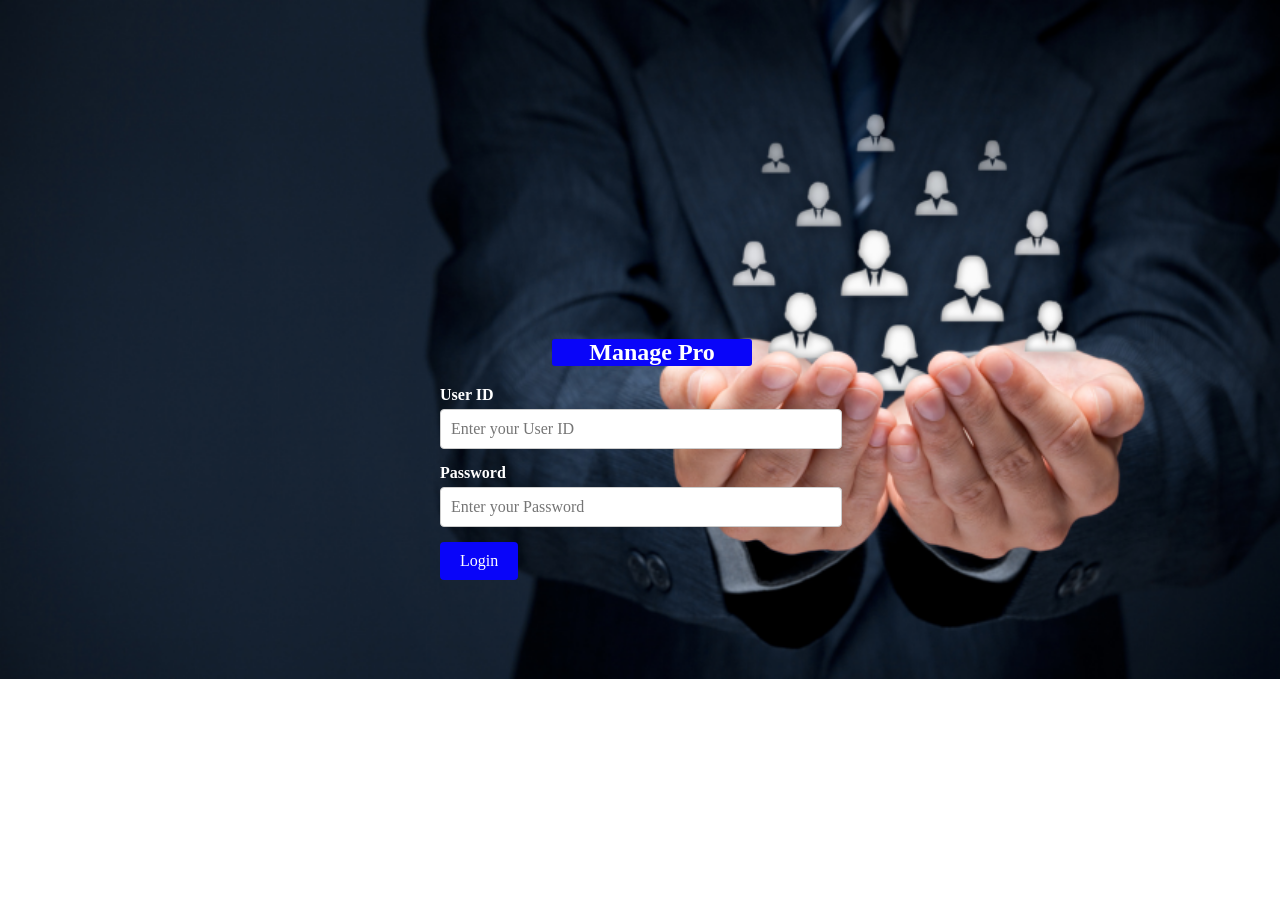
<file: index.html>
<!DOCTYPE html>
<html lang="en">
<head>
    <meta charset="UTF-8">
    <meta name="viewport" content="width=device-width, initial-scale=1.0">
    <title>Login - HR Application</title>
    <style>
        *{
            font-family: 'Times New Roman', Times, serif;
        }
        body {
            font-family: Arial, sans-serif;
            margin: 0;
            padding: 0;
            display: flex;
            justify-content: center;
            align-items: center;
            height: 100vh;
            background-image: url(img/people-management-strategy.webp);
            background-repeat: no-repeat;
            background-size: 100%;
        }

        .login-container {
            background:transparent;
            border-radius: 8px;
            padding: 20px;
            width: 500px;
            max-width: 400px;
        }

        .login-container h2 {
            font-family: 'Times New Roman', Times, serif;
            margin-left: 28%;
            text-align: center;
            margin-bottom: 20px;
            background-color: #0905f9;
            color: white;
            border-radius: 3px;
            width: 50%;
        }

        .form-group {
            margin-bottom: 15px;
        }

        .form-group label {
            display: block;
            font-weight: bold;
            margin-bottom: 5px;
        }

        .form-group input {
            width: 95%;
            padding: 10px;
            font-size: 16px;
            border: 1px solid #ccc;
            border-radius: 4px;
        }

        .form-group input:focus {
            border-color: #0905f9;
            outline: none;
            box-shadow: 0 0 5px rgba(0, 123, 255, 0.3);
        }

        .form-actions {
            display: flex;
            justify-content: space-between;
            align-items: center;
           
        }

        .form-actions button {
            padding: 10px 20px;
            font-size: 16px;
            color: #fff;
            background-color: #0905f9;
            border: none;
            border-radius: 4px;
            cursor: pointer;
        }

        .form-actions button:hover {
            background-color: #0905f9;
        }

        .form-actions a {
            color: white;
            text-decoration: none;
        }

        .form-actions a:hover {
            text-decoration: underline;
        }
    </style>
</head>
<body>
    <div class="login-container">
        <h2>Manage Pro</h2>
        <form action="dashboard.html" method="post">
            <div class="form-group">
                <label for="userID" style="color: white;">User ID</label>
                <input type="text" id="userID" name="userID" placeholder="Enter your User ID" required>
            </div>
            <div class="form-group">
                <label for="password" style="color: white;">Password</label>
                <input type="password" id="password" name="password" placeholder="Enter your Password" required>
            </div>
            <div class="form-actions">
                <button type="submit"><a href="dashboard.html">Login</a></button>
            
            </div>
        </form>
    </div>
</body>
</html>
</file>
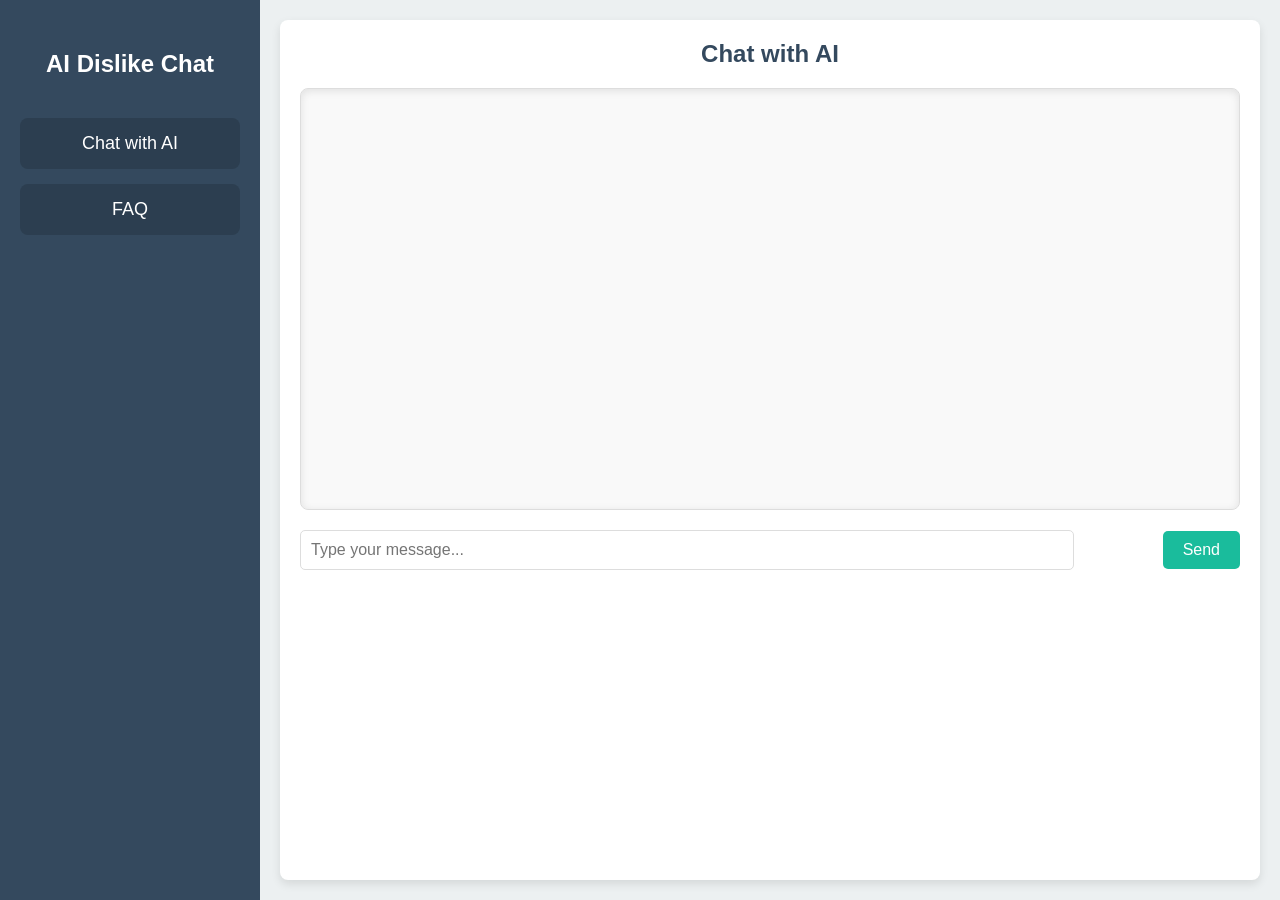
<file: ai.html>
<!DOCTYPE html>
<html lang="en">
<head>
  <meta charset="UTF-8">
  <meta name="viewport" content="width=device-width, initial-scale=1.0">
  <title>AI Dislike Chat</title>
  <style>
    body {
      font-family: 'Arial', sans-serif;
      background-color: #ecf0f1;
      margin: 0;
      padding: 0;
      display: flex;
      flex-direction: column;
      height: 100vh;
    }

    .container {
      display: flex;
      flex: 1;
      overflow: hidden;
    }

    .sidebar {
      width: 260px;
      background-color: #34495e;
      color: #fff;
      padding: 30px 20px;
      box-sizing: border-box;
      transition: width 0.3s ease;
      position: relative;
    }

    .sidebar h2 {
      text-align: center;
      margin-bottom: 40px;
      font-size: 24px;
    }

    .sidebar ul {
      list-style-type: none;
      padding: 0;
    }

    .sidebar ul li {
      padding: 15px;
      margin-bottom: 15px;
      background-color: #2c3e50;
      text-align: center;
      cursor: pointer;
      border-radius: 8px;
      font-size: 18px;
      transition: background-color 0.3s ease, transform 0.2s ease;
    }

    .sidebar ul li:hover {
      background-color: #1abc9c;
      transform: scale(1.05);
    }

    .main-content {
      flex-grow: 1;
      padding: 20px;
      box-sizing: border-box;
      display: flex;
      flex-direction: column;
    }

    .chat-board, .faq {
      background-color: #fff;
      border-radius: 8px;
      box-shadow: 0 4px 10px rgba(0, 0, 0, 0.1);
      padding: 20px;
      height: 100%;
      flex-grow: 1;
    }

    .chat-board h2, .faq h2 {
      margin-top: 0;
      text-align: center;
      font-size: 24px;
      margin-bottom: 20px;
      color: #34495e;
    }

    .faq ul {
      list-style-type: none;
      padding: 0;
    }

    .faq ul li {
      margin-bottom: 15px;
      font-size: 16px;
    }

    .faq ul li span {
      font-weight: bold;
    }

    .chat-area {
      height: 400px;
      border: 1px solid #ddd;
      border-radius: 8px;
      overflow-y: auto;
      padding: 10px;
      margin-bottom: 20px;
      background-color: #f9f9f9;
      box-shadow: inset 0 2px 8px rgba(0, 0, 0, 0.1);
    }

    .chat-area p {
      margin: 10px 0;
      font-size: 16px;
      line-height: 1.6;
    }

    .user-input-area {
      display: flex;
      justify-content: space-between;
      align-items: center;
    }

    .user-input {
      width: 80%;
      padding: 10px;
      border-radius: 5px;
      border: 1px solid #ddd;
      font-size: 16px;
      margin-right: 10px;
      transition: all 0.3s ease;
    }

    .user-input:focus {
      border-color: #1abc9c;
      outline: none;
    }

    .send-btn {
      padding: 10px 20px;
      background-color: #1abc9c;
      border: none;
      color: white;
      border-radius: 5px;
      cursor: pointer;
      font-size: 16px;
      transition: background-color 0.3s, transform 0.2s ease;
    }

    .send-btn:hover {
      background-color: #16a085;
      transform: scale(1.1);
    }

    .send-btn:active {
      background-color: #1abc9c;
      transform: scale(1);
    }

    .bottom-bar {
      position: fixed;
      bottom: 0;
      width: 100%;
      background-color: #34495e;
      padding: 10px;
      display: flex;
      justify-content: center;
      align-items: center;
    }

    .bottom-bar input,
    .bottom-bar button {
      margin: 0 10px;
    }
  </style>
</head>
<body>

  <div class="container">
    <div class="sidebar">
      <h2>AI Dislike Chat</h2>
      <ul>
        <li id="chatWithAIBtn">Chat with AI</li>
        <li id="faqBtn">FAQ</li>
      </ul>
    </div>

    <div class="main-content">
        <link rel="stylesheet" href="scriptt.js">
      <div class="chat-board" id="chatBoard">
        <h2>Chat with AI</h2>
        <div class="chat-area" id="chatArea">
          <!-- Chat messages will appear here -->
        </div>
        <div class="user-input-area">
          <input type="text" id="userInput" class="user-input" placeholder="Type your message..." />
          <button class="send-btn" onclick="sendMessage()">Send</button>
        </div>
      </div>

      <div class="faq" id="faqSection" style="display:none;">
        <h2>Frequently Asked Questions</h2>
        <ul>
          <br><li><span>Q:</span> What is Pro.AI?</li>
          <li><span>A:</span> It's a platform where users can chat with an AI designed to simulate conversations on various topics.</li>
          <li><span>Q:</span> How does the AI work?</li>
          <li><span>A:</span> The AI uses advanced machine learning models to understand and respond to user input based on previous interactions.</li>
          <li><span>Q:</span> Can I ask the AI anything?</li>
          <li><span>A:</span> Yes, you can ask a wide range of questions. However, the AI may not always provide perfect responses.
        <br><br><b>Q:</b> How do I check the number of leaves I have left?<br>
        <br><b>A:</b> Login into the application open the dashboard and visit the 'Leave Summary' section.
        <br><br><b>Q:</b> How do I access payrolls?
        <br><br><b>A:</b> To access the payrolls menugo to categories click on the finances optionthen click on access payrolls button.
        
    </li>
        </ul>
      </div>
    </div>
  </div>

  

  <script>
    // Toggle between Chat and FAQ
    document.getElementById("chatWithAIBtn").onclick = function() {
      document.getElementById("chatBoard").style.display = "block";
      document.getElementById("faqSection").style.display = "none";
    }

    document.getElementById("faqBtn").onclick = function() {
      document.getElementById("chatBoard").style.display = "none";
      document.getElementById("faqSection").style.display = "block";
    }

    // Pre-prompts the AI with some HR-related questions
    const hrPrompts = [
      "What is employee engagement?",
      "How can we improve team collaboration?",
      "What are the steps for performance management?",
      "What strategies can be used to retain top talent?",
      "How do you handle conflict in the workplace?"
    ];

    // Display AI response for HR-related questions
    function sendMessage() {
      const userInput = document.getElementById("userInput").value;
      if (userInput.trim() !== "") {
        const chatArea = document.getElementById("chatArea");

        // Add user message to chat area
        const userMessage = document.createElement("p");
        userMessage.textContent = "You: " + userInput;
        chatArea.appendChild(userMessage);

        // Simulate AI response for HR-related prompts
        let aiResponse = "AI: I'm not sure how to answer that right now.";
        if (hrPrompts.includes(userInput.trim())) {
          aiResponse = `AI: Here's an answer to your question on HR: ${userInput.trim()} - This is how we approach it in HR practices.`;
        }

        const aiMessage = document.createElement("p");
        aiMessage.textContent = aiResponse;
        chatArea.appendChild(aiMessage);

        // Scroll to the bottom
        chatArea.scrollTop = chatArea.scrollHeight;

        // Clear input field
        document.getElementById("userInput").value = "";
      }
    }

    // Mobile-specific input handling
    function sendMessageMobile() {
      const userInputMobile = document.getElementById("userInputMobile").value;
      if (userInputMobile.trim() !== "") {
        const chatArea = document.getElementById("chatArea");

        // Add user message to chat area
        const userMessage = document.createElement("p");
        userMessage.textContent = "You: " + userInputMobile;
        chatArea.appendChild(userMessage);

        // Simulate AI response for HR-related prompts
        let aiResponse = "AI: I'm not sure how to answer that right now.";
        if (hrPrompts.includes(userInputMobile.trim())) {
          aiResponse = `AI: Here's an answer to your question on HR: ${userInputMobile.trim()} - This is how we approach it in HR practices.`;
        }

        const aiMessage = document.createElement("p");
        aiMessage.textContent = aiResponse;
        chatArea.appendChild(aiMessage);

        // Scroll to the bottom
        chatArea.scrollTop = chatArea.scrollHeight;

        // Clear input field
        document.getElementById("userInputMobile").value = "";
      }
    }
  </script>

</body>
</html>
</file>
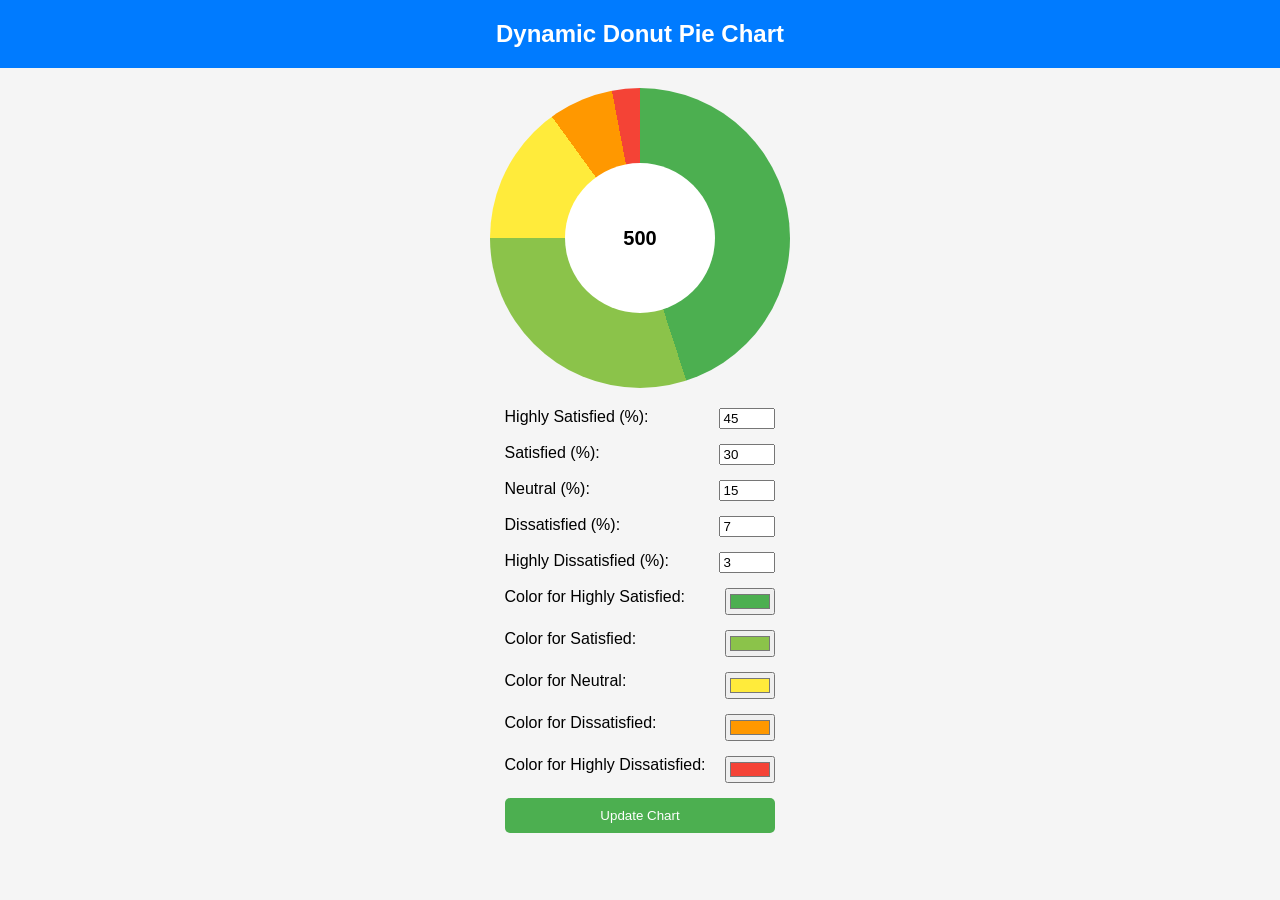
<file: analytics.html>
<!DOCTYPE html>
<html lang="en">
<head>
    <meta charset="UTF-8">
    <meta name="viewport" content="width=device-width, initial-scale=1.0">
    <title>Dynamic Donut Pie Chart</title>
    <style>
        body {
            font-family: Arial, sans-serif;
            margin: 0;
            padding: 0;
            display: flex;
            flex-direction: column;
            align-items: center;
            background-color: #f5f5f5;
        }

        .header {
            background-color: #007bff;
            color: white;
            padding: 20px;
            text-align: center;
            font-size: 24px;
            width: 100%;
            font-weight: bold;
        }

        .chart-container {
            width: 300px;
            height: 300px;
            position: relative;
            margin-top: 20px;
        }

        .chart {
            width: 100%;
            height: 100%;
            border-radius: 50%;
            background: conic-gradient(
                var(--color1) 0% calc(var(--highly-satisfied) * 1%),
                var(--color2) calc(var(--highly-satisfied) * 1%) calc((var(--highly-satisfied) + var(--satisfied)) * 1%),
                var(--color3) calc((var(--highly-satisfied) + var(--satisfied)) * 1%) calc((var(--highly-satisfied) + var(--satisfied) + var(--neutral)) * 1%),
                var(--color4) calc((var(--highly-satisfied) + var(--satisfied) + var(--neutral)) * 1%) calc((var(--highly-satisfied) + var(--satisfied) + var(--neutral) + var(--dissatisfied)) * 1%),
                var(--color5) calc((var(--highly-satisfied) + var(--satisfied) + var(--neutral) + var(--dissatisfied)) * 1%) 100%
            );
        }

        .chart-inner {
            width: 150px;
            height: 150px;
            background: white;
            border-radius: 50%;
            position: absolute;
            top: 50%;
            left: 50%;
            transform: translate(-50%, -50%);
            display: flex;
            align-items: center;
            justify-content: center;
            font-size: 20px;
            font-weight: bold;
        }

        .inputs {
            margin-top: 20px;
            display: flex;
            flex-direction: column;
            gap: 15px;
        }

        .inputs label {
            display: flex;
            justify-content: space-between;
        }

        .inputs input[type="color"] {
            margin-left: 20px;
        }

        .inputs button {
            padding: 10px 20px;
            background-color: #4caf50;
            color: white;
            border: none;
            border-radius: 5px;
            cursor: pointer;
        }

        .inputs button:hover {
            background-color: #45a049;
        }
    </style>
</head>
<body>
    <div class="header">Dynamic Donut Pie Chart</div>

    <div class="chart-container">
        <div class="chart" style="--highly-satisfied: 45; --satisfied: 30; --neutral: 15; --dissatisfied: 7; --highly-dissatisfied: 3; --color1: #4caf50; --color2: #8bc34a; --color3: #ffeb3b; --color4: #ff9800; --color5: #f44336;"></div>
        <div class="chart-inner">500</div>
    </div>

    <div class="inputs">
        <label>
            Highly Satisfied (%):
            <input type="number" id="highlySatisfied" value="45" max="100" min="0">
        </label>
        <label>
            Satisfied (%):
            <input type="number" id="satisfied" value="30" max="100" min="0">
        </label>
        <label>
            Neutral (%):
            <input type="number" id="neutral" value="15" max="100" min="0">
        </label>
        <label>
            Dissatisfied (%):
            <input type="number" id="dissatisfied" value="7" max="100" min="0">
        </label>
        <label>
            Highly Dissatisfied (%):
            <input type="number" id="highlyDissatisfied" value="3" max="100" min="0">
        </label>
        <label>
            Color for Highly Satisfied:
            <input type="color" id="color1" value="#4caf50">
        </label>
        <label>
            Color for Satisfied:
            <input type="color" id="color2" value="#8bc34a">
        </label>
        <label>
            Color for Neutral:
            <input type="color" id="color3" value="#ffeb3b">
        </label>
        <label>
            Color for Dissatisfied:
            <input type="color" id="color4" value="#ff9800">
        </label>
        <label>
            Color for Highly Dissatisfied:
            <input type="color" id="color5" value="#f44336">
        </label>
        <button onclick="updateChart()">Update Chart</button>
    </div>

    <script>
        function updateChart() {
            const highlySatisfied = parseFloat(document.getElementById('highlySatisfied').value) || 0;
            const satisfied = parseFloat(document.getElementById('satisfied').value) || 0;
            const neutral = parseFloat(document.getElementById('neutral').value) || 0;
            const dissatisfied = parseFloat(document.getElementById('dissatisfied').value) || 0;
            const highlyDissatisfied = parseFloat(document.getElementById('highlyDissatisfied').value) || 0;

            const color1 = document.getElementById('color1').value;
            const color2 = document.getElementById('color2').value;
            const color3 = document.getElementById('color3').value;
            const color4 = document.getElementById('color4').value;
            const color5 = document.getElementById('color5').value;

            const total = highlySatisfied + satisfied + neutral + dissatisfied + highlyDissatisfied;

            if (total !== 100) {
                alert('The total percentage must equal 100%!');
                return;
            }

            const chart = document.querySelector('.chart');
            chart.style.setProperty('--highly-satisfied', highlySatisfied);
            chart.style.setProperty('--satisfied', satisfied);
            chart.style.setProperty('--neutral', neutral);
            chart.style.setProperty('--dissatisfied', dissatisfied);
            chart.style.setProperty('--highly-dissatisfied', highlyDissatisfied);
            chart.style.setProperty('--color1', color1);
            chart.style.setProperty('--color2', color2);
            chart.style.setProperty('--color3', color3);
            chart.style.setProperty('--color4', color4);
            chart.style.setProperty('--color5', color5);
        }
    </script>
</body>
</html>
</file>
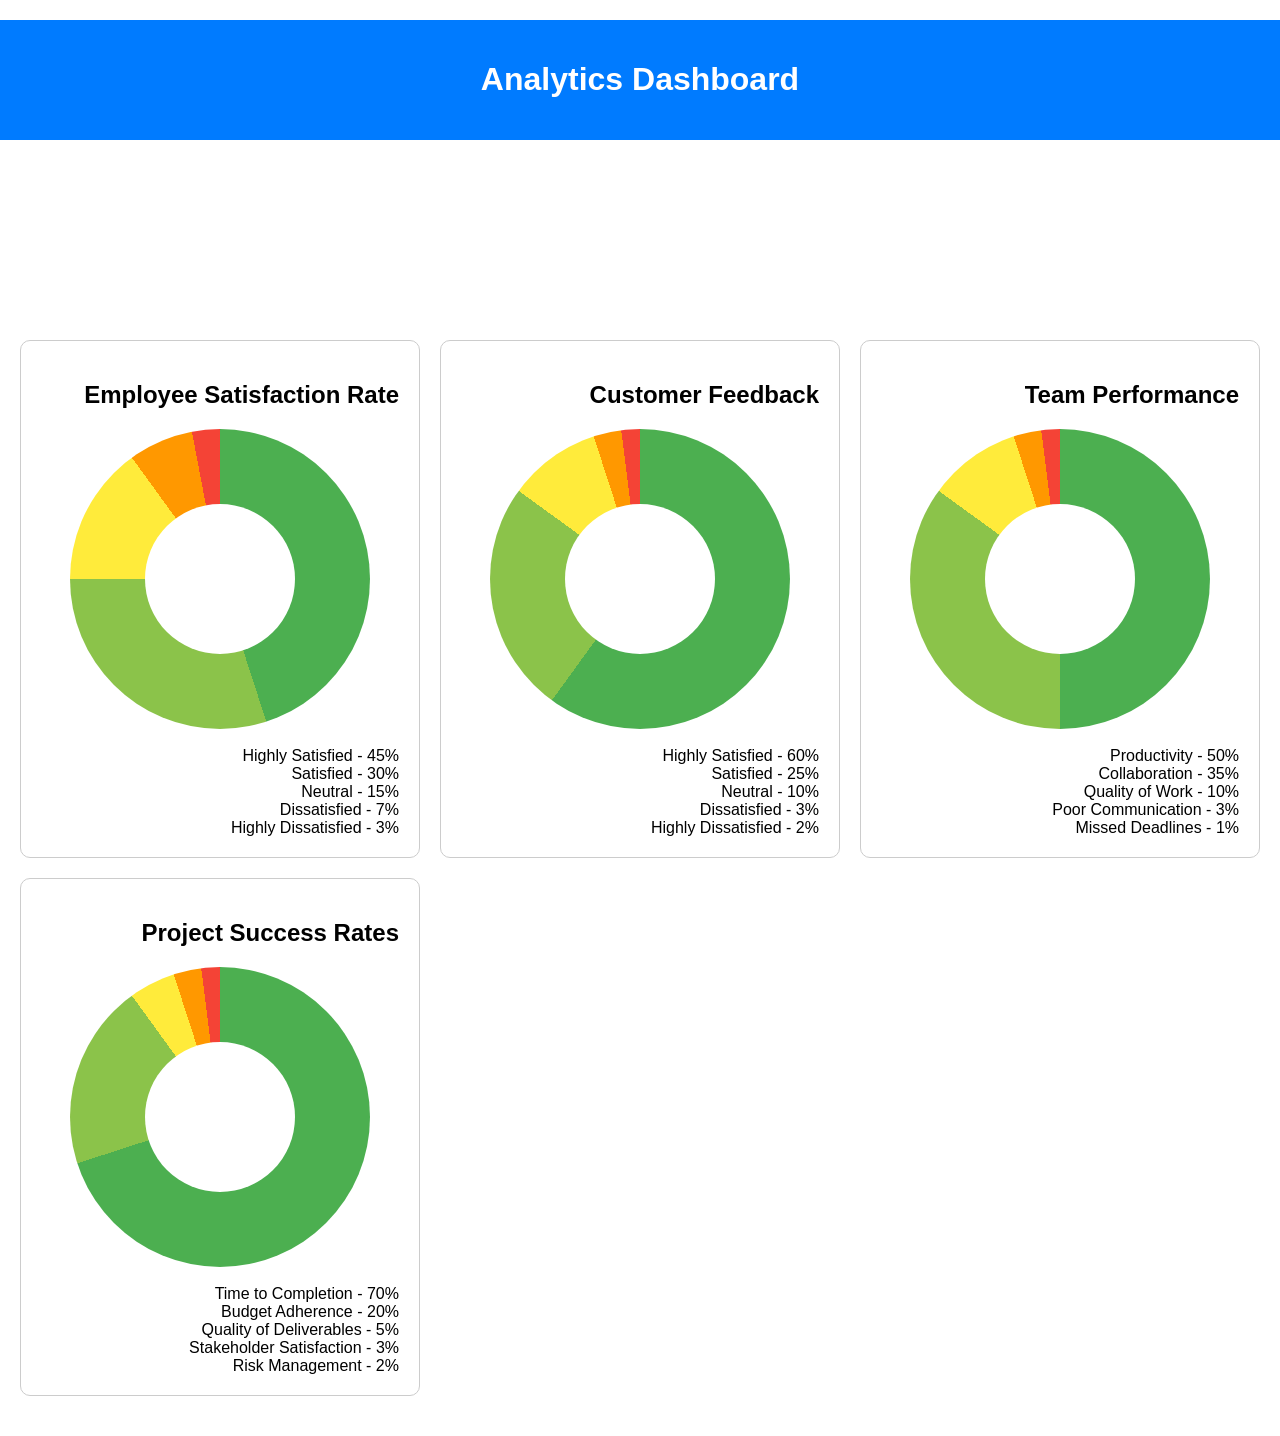
<file: chart.html>
<!DOCTYPE html>
<html lang="en">
<head>
    <meta charset="UTF-8">
    <meta name="viewport" content="width=device-width, initial-scale=1.0">
    <title>Multiple Donut Pie Charts</title>
    <style>
        body {
            font-family: Arial, sans-serif;
            display: flex;
            flex-direction: column;
            align-items: center;
            margin: 20px;
        }
        .header {
            background-color: #007bff;
            color: white;
            padding: 20px;
            width: 100%;
            text-align: center;
        }

        .container {
            display: grid;
            grid-template-columns: repeat(auto-fit, minmax(300px, 1fr));
            gap: 20px;
            padding: 20px;
            width: 100%;
        }

        .chart-section {
            border: 1px solid #ccc;
            border-radius: 10px;
            padding: 20px;
            text-align: right;
        }

        .chart-container {
            width: 300px;
            height: 300px;
            position: relative;
            margin: auto;
        }

        .chart {
            width: 100%;
            height: 100%;
            border-radius: 50%;
            background: conic-gradient(
                #4caf50 0% calc(var(--highly-satisfied) * 1%),
                #8bc34a calc(var(--highly-satisfied) * 1%) calc((var(--highly-satisfied) + var(--satisfied)) * 1%),
                #ffeb3b calc((var(--highly-satisfied) + var(--satisfied)) * 1%) calc((var(--highly-satisfied) + var(--satisfied) + var(--neutral)) * 1%),
                #ff9800 calc((var(--highly-satisfied) + var(--satisfied) + var(--neutral)) * 1%) calc((var(--highly-satisfied) + var(--satisfied) + var(--neutral) + var(--dissatisfied)) * 1%),
                #f44336 calc((var(--highly-satisfied) + var(--satisfied) + var(--neutral) + var(--dissatisfied)) * 1%) 100%
            );
        }

        .chart-inner {
            width: 150px;
            height: 150px;
            background: white;
            border-radius: 50%;
            position: absolute;
            top: 50%;
            left: 50%;
            transform: translate(-50%, -50%);
            display: flex;
            align-items: center;
            justify-content: center;
            font-size: 20px;
            font-weight: bold;
        }

        .inputs {
            margin-top: 20px;
            display: flex;
            flex-direction: column;
            gap: 10px;
        }

        .inputs label {
            display: flex;
            justify-content: space-between;
        }

        button {
            margin-top: 10px;
            padding: 10px 20px;
            background-color: #4caf50;
            color: white;
            border: none;
            border-radius: 5px;
            cursor: pointer;
        }

        button:hover {
            background-color: #45a049;
        }
    </style>
</head>
<body>
    <div class="header">
        <h1>Analytics Dashboard</h1>
    </div>
<br><br><br><br><br><br><br><br><br><br>
    <div class="container">
        <!-- Section 1 -->
        <div class="chart-section">
            <h2>Employee Satisfaction Rate</h2>
            <div class="chart-container">
                <div class="chart" style="--highly-satisfied: 45; --satisfied: 30; --neutral: 15; --dissatisfied: 7; --highly-dissatisfied: 3;"></div>
                <div class="chart-inner"></div>
            </div><br>Highly Satisfied - 45%<br>Satisfied - 30%
            <br>Neutral - 15%<br>Dissatisfied - 7%<br>Highly Dissatisfied - 3%
        </div>
        <!-- Section 2 -->
        <div class="chart-section">
            <h2>Customer Feedback</h2>
            <div class="chart-container">
                <div class="chart" style="--highly-satisfied: 60; --satisfied: 25; --neutral: 10; --dissatisfied: 3; --highly-dissatisfied: 2;"></div>
                <div class="chart-inner"></div>
            </div><br>Highly Satisfied - 60%<br>Satisfied - 25%<br>Neutral - 10%
            <br>Dissatisfied - 3%<br>Highly Dissatisfied - 2%
        </div>

        <!-- Section 3 -->
        <div class="chart-section">
            <h2>Team Performance</h2>
            <div class="chart-container">
                <div class="chart" style="--highly-satisfied: 50; --satisfied: 35; --neutral: 10; --dissatisfied: 3; --highly-dissatisfied: 2;"></div>
                <div class="chart-inner"></div>
            </div><br>Productivity - 50%<br>Collaboration - 35%<br>Quality of Work - 10%<br>Poor Communication - 3%<br>Missed Deadlines - 1%
        </div>

        <!-- Section 4 -->
        <div class="chart-section">
            <h2>Project Success Rates</h2>
            <div class="chart-container">
                <div class="chart" style="--highly-satisfied: 70; --satisfied: 20; --neutral: 5; --dissatisfied: 3; --highly-dissatisfied: 2;"></div>
                <div class="chart-inner"></div>
            </div><br>Time to Completion - 70%<br>Budget Adherence - 20%<br>Quality of Deliverables - 5%<br>Stakeholder Satisfaction - 3%<br>Risk Management - 2%
        </div>
    </div>
</body>
</html>
</file>
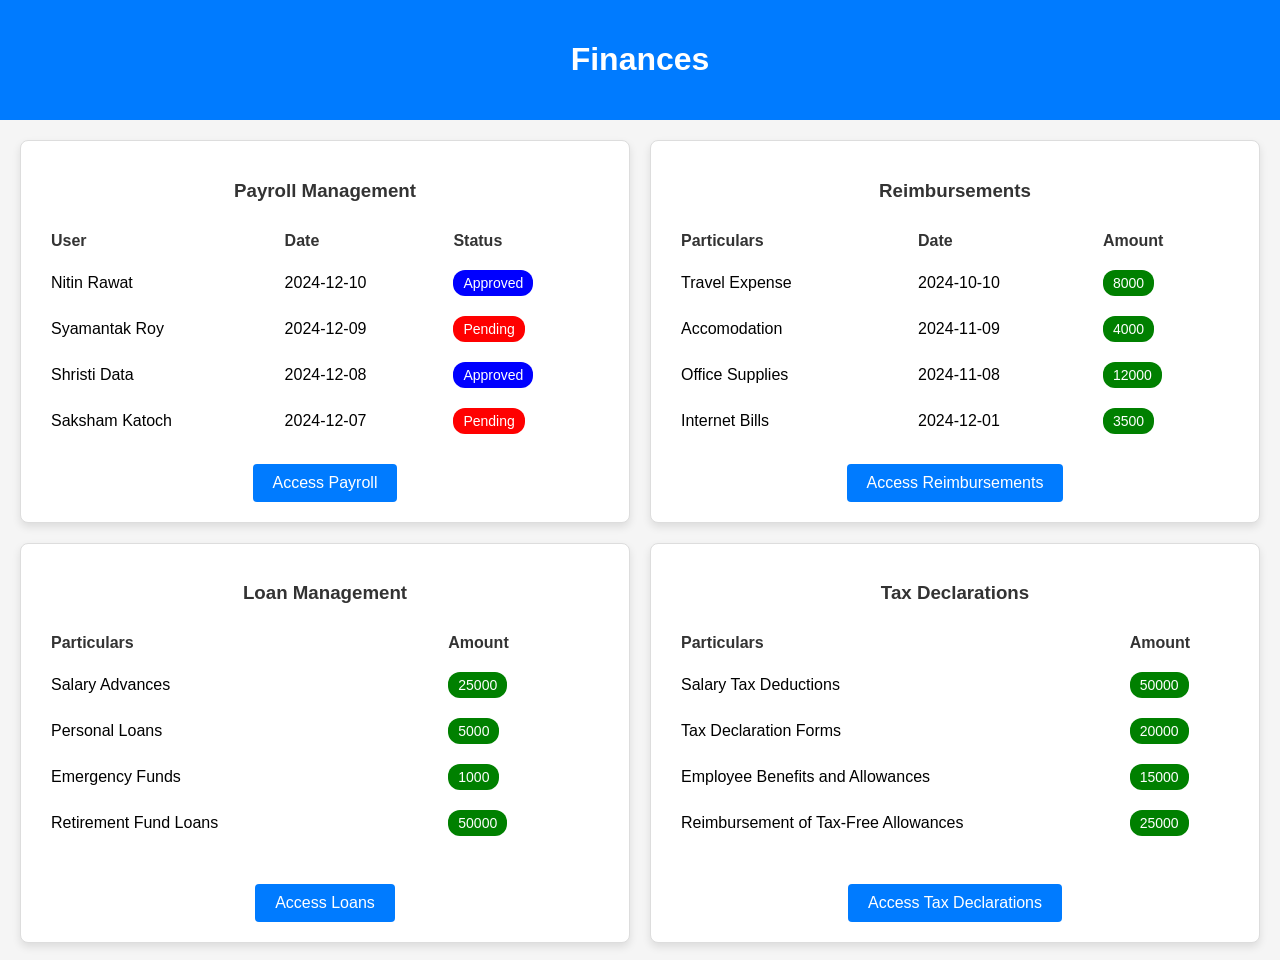
<file: finance.html>
<!DOCTYPE html>
<html lang="en">
<head>
    <meta charset="UTF-8">
    <meta name="viewport" content="width=device-width, initial-scale=1.0">
    <title>Manage Pro.in</title>
    <style>
        body {
            font-family: Arial, sans-serif;
            margin: 0;
            padding: 0;
            background-color: #f5f5f5;
        }

        .header {
            background-color: #007bff;
            color: white;
            padding: 20px;
            text-align: center;
        }

        .container {
            display: grid;
            grid-template-columns: repeat(2, 1fr);
            gap: 20px;
            padding: 20px;
            height: 800px;
        }

        .section {
            background: #ffffff;
            border: 1px solid #ddd;
            border-radius: 8px;
            box-shadow: 0 4px 8px rgba(0, 0, 0, 0.1);
            padding: 20px;
            text-align: center;
        }

        .section h3 {
            color: #333;
            margin-bottom: 15px;
        }

        .section p {
            color: #666;
            margin-bottom: 20px;
        }

        .section button {
            padding: 10px 20px;
            font-size: 16px;
            color: #fff;
            background-color: #007bff;
            border: none;
            border-radius: 4px;
            cursor: pointer;
        }

        .section button:hover {
            background-color: #0056b3;
        }

        table {
            width: 100%;
            border-collapse: collapse;
            margin: 20px 0;
            text-align: center;
            background-color: transparent;
        }
        

         th,td {
            
            text-align: left;
            padding: 10px;
            border: none;

        }

        th {
            background-color: transparent;
            color: #333;
            font-weight: bold;
        }

        td.status {
            text-align: center;
            
        }
       
        td.status span {
            display: inline-block;
            padding: 5px 10px;
            border-radius: 12px;
            font-size: 14px;
            color: white;
        }

        td.status span.approved {
            margin-right: 80%;
            background-color: blue;
        }
        td.status span.green {
            margin-right: 70%;
            background-color: green;
        }

        td.status span.pending {
            margin-right: 70%;

            background-color: red;
        }

        td.status span.rejected {
            margin-right: 75%;

            background-color: red;
        }

        td.status span:hover {
            opacity: 0.8;
        }

        @media (max-width: 768px) {
            .container {
                grid-template-columns: repeat(1, 1fr);
            }
        }
    </style>
</head>
<body>
    <div class="header">
        <h1>Finances</h1>
    </div>
    
    <div class="container">
        <div class="section">
            <h3>Payroll Management</h3>
            <table>
                <thead>
                    <tr>
                        <th>User</th>
                        <th>Date</th>
                        <th>Status</th>
                    </tr>
                </thead>
                <tbody>
                    <tr>
                        <td>Nitin Rawat</td>
                        <td>2024-12-10</td>
                        <td class="status"><span class="approved">Approved</span></td>
                        
                    </tr>
                    <tr>
                        <td>Syamantak Roy</td>
                        <td>2024-12-09</td>
                        <td class="status"><span class="pending">Pending</span></td>
                    </tr>
                    <tr>
                        <td>Shristi Data</td>
                        <td>2024-12-08</td>
                        <td class="status"><span class="approved">Approved</span></td>
                    
                    </tr>
                    <tr>
                        <td>Saksham Katoch</td>
                        <td>2024-12-07</td>
                        <td class="status"><span class="rejected">Pending</span></td>
            
                    </tr>
                </tbody>
            </table>
            <button>Access Payroll</button>
        </div>
        <div class="section">
            <h3>Reimbursements</h3>
            <table>
                <thead>
                    <tr>
                        <th>Particulars</th>
                        <th>Date</th>
                        <th>Amount</th>
                    </tr>
                </thead>
                <tbody>
                    <tr>
                        <td>Travel Expense</td>
                        <td>2024-10-10</td>
                        <td class="status"><span class="green">8000</span></td>
                        
                    </tr>
                    <tr>
                        <td>Accomodation</td>
                        <td>2024-11-09</td>
                        <td class="status"><span class="green">4000</span></td>
                    </tr>
                    <tr>
                        <td>Office Supplies</td>
                        <td>2024-11-08</td>
                        <td class="status"><span class="green">12000</span></td>
                    </tr>
                    <tr>
                        <td>Internet Bills</td>
                        <td>2024-12-01</td>
                        <td class="status"><span class="green">3500</span></td>
            
                    </tr>
                </tbody>
            </table>
            
            <button>Access Reimbursements</button>
        </div>
        <div class="section">
            <h3>Loan Management</h3>
            <table>
                <thead>
                    <tr>
                        <th>Particulars</th>
                        
                        <th>Amount</th>
                    </tr>
                </thead>
                <tbody>
                    <tr>
                        <td>Salary Advances</td>
                        
                        <td class="status"><span class="green">25000</span></td>
                    </tr>
                    <tr>
                        <td>Personal Loans</td>
                       
                        <td class="status"><span class="green">5000</span></td>
                    </tr>
                    <tr>
                        <td>Emergency Funds</td>
                       
                        <td class="status"><span class="green">1000</span></td>
                    </tr>
                    <tr>
                        <td>Retirement Fund Loans</td>
                        
                        <td class="status"><span class="green">50000</span></td>
            
                    </tr>
                </tbody>
            </table>
            <br>
            <button>Access Loans</button>
        </div>
        <div class="section">
            <h3>Tax Declarations</h3>
            <table>
                <thead>
                    <tr>
                        <th>Particulars</th>
                        
                        <th>Amount</th>
                    </tr>
                </thead>
                <tbody>
                    <tr>
                        <td>Salary Tax Deductions</td>
                        
                        <td class="status"><span class="green">50000</span></td>
                        
                    </tr>
                    <tr>
                        <td>Tax Declaration Forms</td>
                       
                        <td class="status"><span class="green">20000</span></td>
                    </tr>
                    <tr>
                        <td>Employee Benefits and Allowances</td>
                       
                        <td class="status"><span class="green">15000</span></td>
                    </tr>
                    <tr>
                        <td>Reimbursement of Tax-Free Allowances</td>
                        
                        <td class="status"><span class="green">25000</span></td>
                        
            
                    </tr>
                </tbody>
            </table>
            <br>
            <button>Access Tax Declarations</button>
        </div>
    </div>
</body>
</html>
</file>
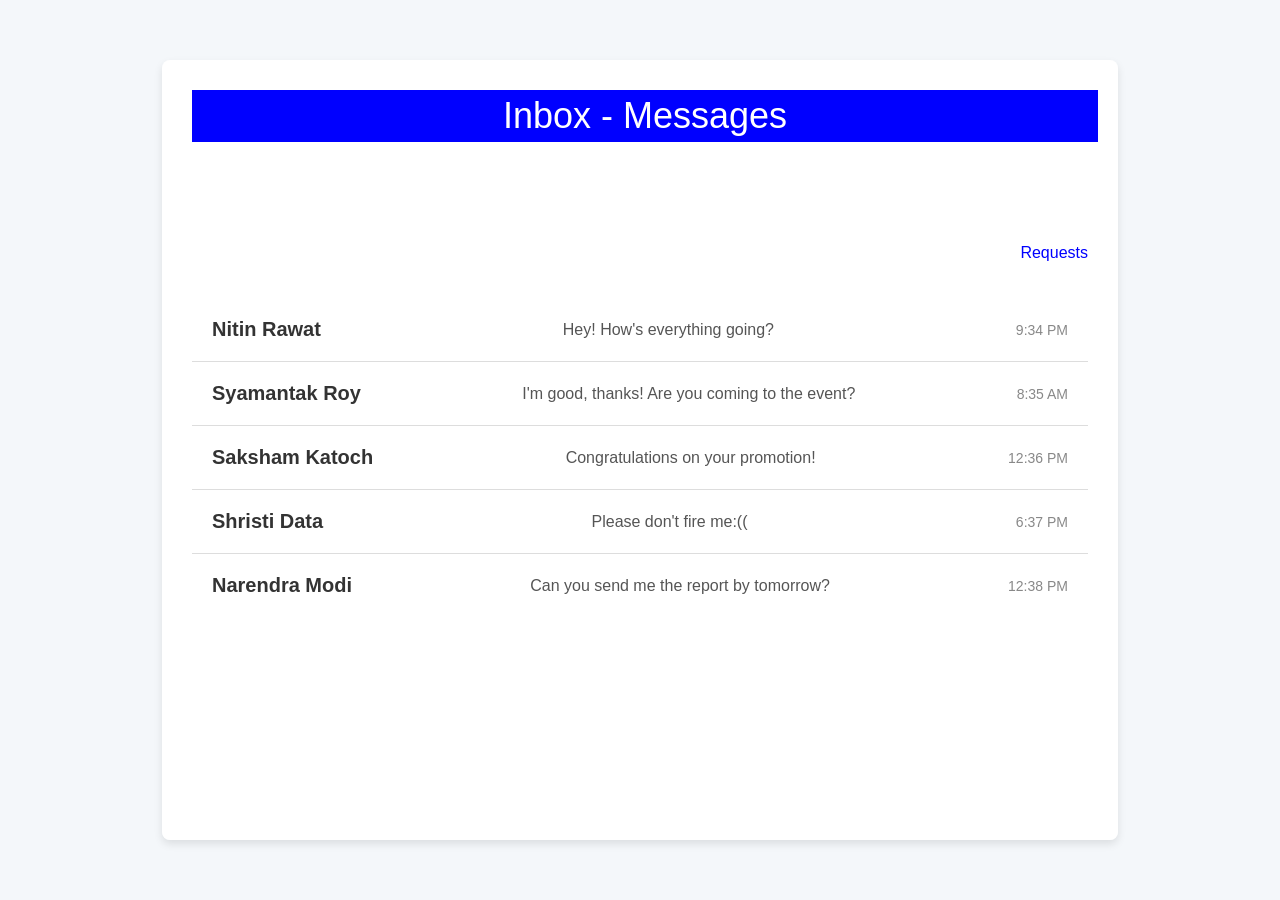
<file: message.html>
<!DOCTYPE html>
<html lang="en">
<head>
    <meta charset="UTF-8">
    <meta name="viewport" content="width=device-width, initial-scale=1.0">
    <title>Inbox - Messages</title>
    <style>
        body {
            font-family: Arial, sans-serif;
            margin: 0;
            padding: 0;
            background-color: #f4f7fa;
            display: flex;
            justify-content: center;
            align-items: center;
            height: 100vh;
        }

        .container {
            width: 70%;
            max-width: 900px;
            height: 80vh;
            margin: 20px auto;
            padding: 30px;
            background-color: #ffffff;
            border-radius: 8px;
            box-shadow: 0 4px 8px rgba(0, 0, 0, 0.1);
            overflow-y: auto;
            .header {
            background-color: blue;
            color: white;
            padding: 5px;
            text-align: center;
            width: 100%;
        }

        }


        .header {
            text-align: center;
            font-size: 36px;
            margin-bottom: 30px;
            color: #333;
        }

        .Request {
            text-align: right;
            
            color: blue;
        }
        .message-item {
            display: flex;
            align-items: center;
            justify-content: space-between;
            padding: 20px;
            border-bottom: 1px solid #ddd;
            cursor: pointer;
            transition: background-color 0.3s;
            font-size: 18px;
        }

        .message-item:hover {
            background-color: #f1f1f1;
        }

        .sender-name {
            font-size: 20px;
            font-weight: bold;
            color: #333;
        }

        .message-preview {
            font-size: 16px;
            color: #555;
            max-width: 400px;
            overflow: hidden;
            text-overflow: ellipsis;
            white-space: nowrap;
        }

        .timestamp {
            font-size: 14px;
            color: #888;
        }

        .message-item:last-child {
            border-bottom: none;
        }

        .message-item.active {
            background-color: #f1f1f1;
        }
    </style>
</head>
<body>

    <div class="container">
        <div class="header">Inbox - Messages</div>
<br><br><br><br>
<div class="Request">Requests</div>
<br><br>
        <!-- Message 1 -->
        <div class="message-item" onclick="openMessage('Nitin Rawat')">
            <div class="sender-name">Nitin Rawat</div>
            <div class="message-preview">Hey! How's everything going?</div>
            <div class="timestamp">9:34 PM</div>
        </div>

        <!-- Message 2 -->
        <div class="message-item" onclick="openMessage('Syamantak Roy')">
            <div class="sender-name">Syamantak Roy</div>
            <div class="message-preview">I'm good, thanks! Are you coming to the event?</div>
            <div class="timestamp">8:35 AM</div>
        </div>

        <!-- Message 3 -->
        <div class="message-item" onclick="openMessage('Saksham Katoch')">
            <div class="sender-name">Saksham Katoch</div>
            <div class="message-preview">Congratulations on your promotion!</div>
            <div class="timestamp">12:36 PM</div>
        </div>

        <!-- Message 4 -->
        <div class="message-item" onclick="openMessage('Shristi Data')">
            <div class="sender-name">Shristi Data</div>
            <div class="message-preview">Please don't fire me:((</div>
            <div class="timestamp">6:37 PM</div>
        </div>

        <!-- Message 5 -->
        <div class="message-item" onclick="openMessage('Narendra Modi')">
            <div class="sender-name">Narendra Modi</div>
            <div class="message-preview">Can you send me the report by tomorrow?</div>
            <div class="timestamp">12:38 PM</div>
        </div>

    </div>

    <script>
        function openMessage(senderName) {
            alert("Opening message conversation with " + senderName);
            // Redirect to the message detail page or update the content of the page to show the selected conversation
        }
    </script>

</body>
</html>
</file>
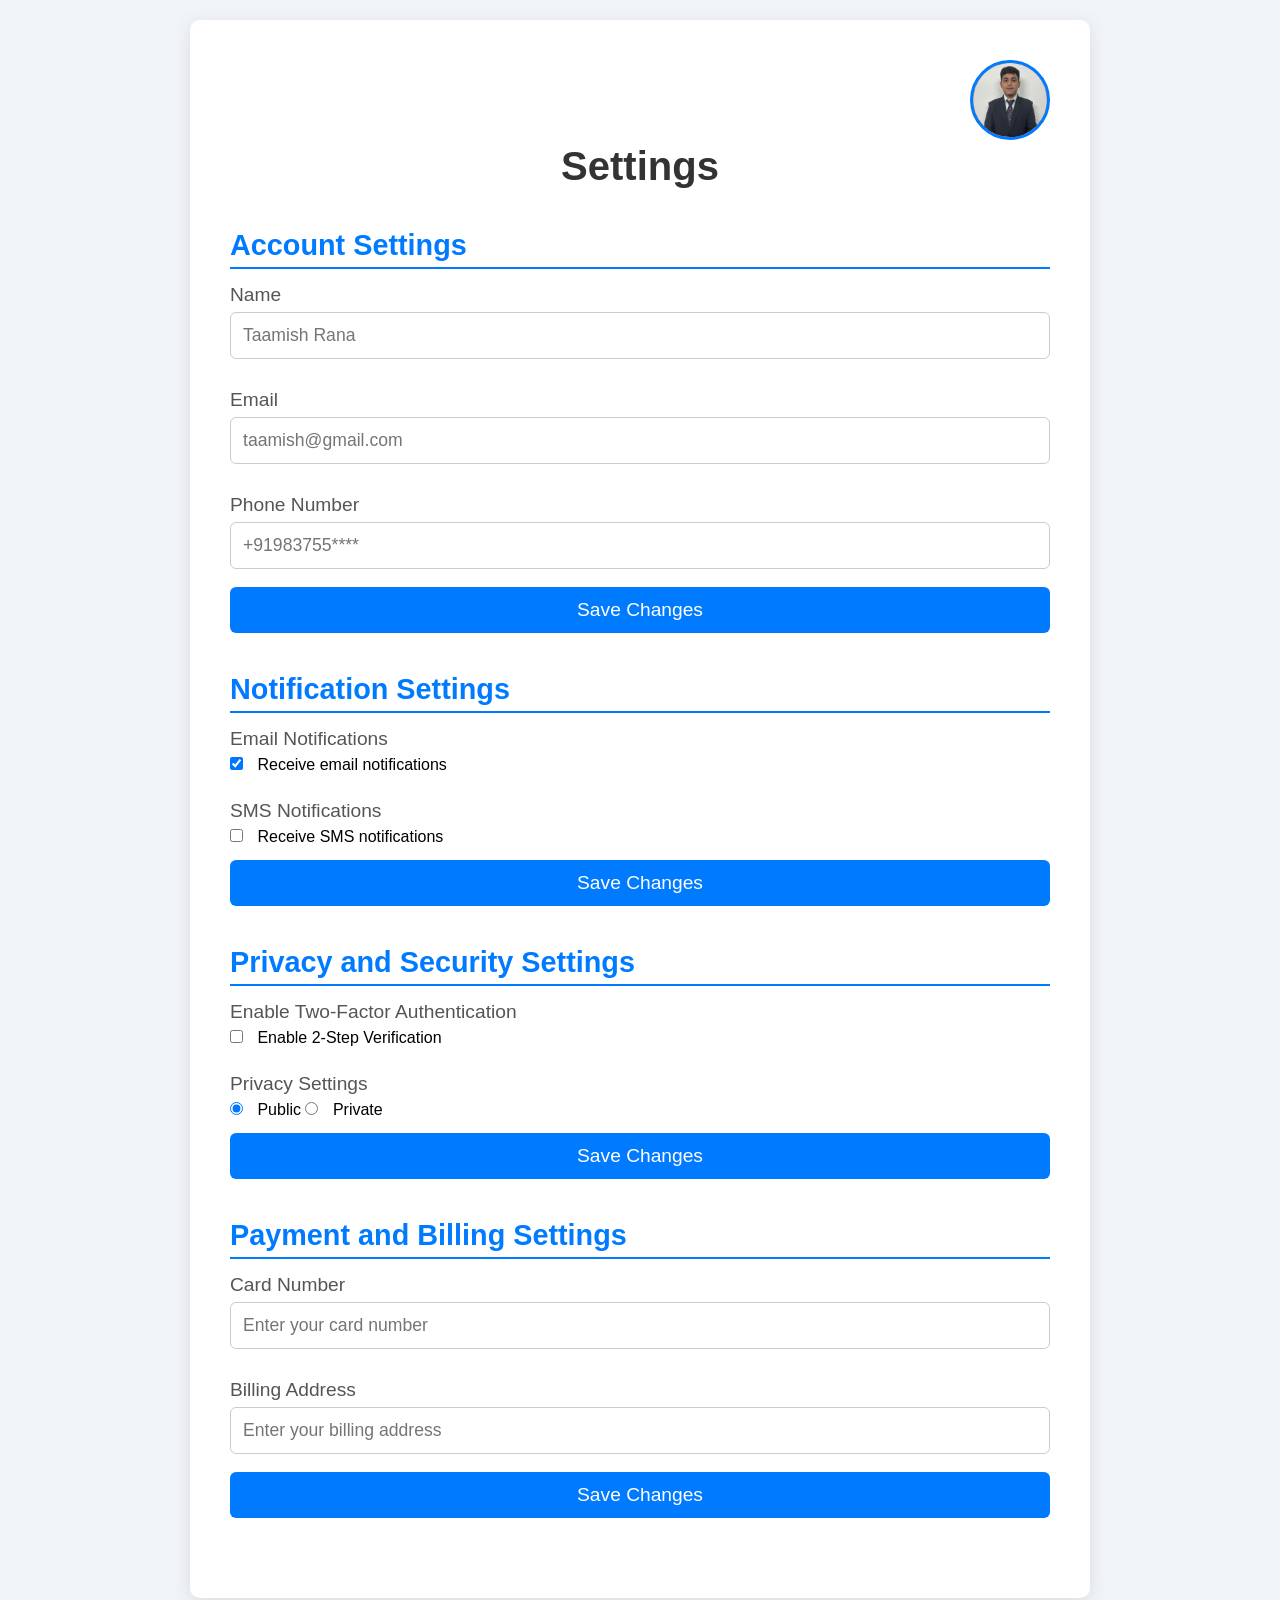
<file: srttings.html>
<!DOCTYPE html>
<html lang="en">
<head>
  <meta charset="UTF-8">
  <meta name="viewport" content="width=device-width, initial-scale=1.0">
  <title>Settings Page</title>
  <style>
    * {
      margin: 0;
      padding: 0;
      box-sizing: border-box;
    }

    body {
      font-family: 'Arial', sans-serif;
      background-color: #f1f5f9;
      padding: 20px;
    }

    .container {
      max-width: 900px;
      margin: 0 auto;
      background-color: white;
      padding: 40px;
      border-radius: 10px;
      box-shadow: 0 4px 20px rgba(0, 0, 0, 0.1);
    }

    .profile-section {
      text-align: right;
    }

    .profile-img {
      width: 80px;
      height: 80px;
      border-radius: 50%;
      border: 3px solid #007bff;
    }

    .settings-title {
      text-align: center;
      font-size: 2.5rem;
      font-weight: bold;
      margin-bottom: 40px;
      color: #333;
    }

    .settings-section {
      margin-bottom: 40px;
    }

    .settings-section h2 {
      font-size: 1.8rem;
      margin-bottom: 15px;
      color: #007bff;
      border-bottom: 2px solid #007bff;
      padding-bottom: 5px;
    }

    form label {
      display: block;
      font-size: 1.2rem;
      margin: 12px 0 6px;
      color: #555;
    }

    form input, form select {
      width: 100%;
      padding: 12px;
      margin-bottom: 18px;
      border-radius: 6px;
      border: 1px solid #ccc;
      font-size: 1.1rem;
    }

    form input[type="checkbox"], form input[type="radio"] {
      width: auto;
    }

    form button {
      background-color: #007bff;
      color: white;
      padding: 12px 24px;
      border: none;
      border-radius: 6px;
      cursor: pointer;
      font-size: 1.2rem;
      width: 100%;
      transition: background-color 0.3s;
    }

    form button:hover {
      background-color: #0056b3;
    }

    form input[type="checkbox"], form input[type="radio"] {
      margin-right: 10px;
    }

    input[type="checkbox"], input[type="radio"], select {
      width: auto;
    }

    @media screen and (max-width: 768px) {
      .container {
        padding: 20px;
      }

      .settings-title {
        font-size: 2rem;
      }

      form label {
        font-size: 1rem;
      }

      form input, form select, form button {
        font-size: 1rem;
      }
    }
  </style>
</head>
<body>
  <div class="container">
    <!-- Profile Image Section -->
    <div class="profile-section">
      <img src="img/people.jpg" alt="Profile Picture" class="profile-img">
    </div>

    <!-- Settings Title -->
    <h1 class="settings-title">Settings</h1>

    <!-- Account Settings -->
    <section class="settings-section">
      <h2>Account Settings</h2>
      <form>
        <label for="name">Name</label>
        <input type="text" id="name" placeholder="Taamish Rana" required>

        <label for="email">Email</label>
        <input type="email" id="email" placeholder="taamish@gmail.com" required>

        <label for="phone">Phone Number</label>
        <input type="tel" id="phone" placeholder="+91983755****">

        <button type="submit" class="save-btn">Save Changes</button>
      </form>
    </section>

    <!-- Notification Settings -->
    <section class="settings-section">
      <h2>Notification Settings</h2>
      <form>
        <label for="email-notifications">Email Notifications</label>
        <input type="checkbox" id="email-notifications" checked> Receive email notifications

        <label for="sms-notifications">SMS Notifications</label>
        <input type="checkbox" id="sms-notifications"> Receive SMS notifications
        <br>
        <button type="submit" class="save-btn">Save Changes</button>
      </form>
    </section>

    <!-- Privacy and Security Settings -->
    <section class="settings-section">
      <h2>Privacy and Security Settings</h2>
      <form>
        <label for="two-factor-auth">Enable Two-Factor Authentication</label>
        <input type="checkbox" id="two-factor-auth"> Enable 2-Step Verification

        <label for="privacy">Privacy Settings</label>
        <input type="radio" id="public" name="privacy" checked> Public
        <input type="radio" id="private" name="privacy"> Private
        <br>
        <button type="submit" class="save-btn">Save Changes</button>
      </form>
    </section>

    <!-- Payment and Billing Settings -->
    <section class="settings-section">
      <h2>Payment and Billing Settings</h2>
      <form>
        <label for="card-number">Card Number</label>
        <input type="text" id="card-number" placeholder="Enter your card number">

        <label for="billing-address">Billing Address</label>
        <input type="text" id="billing-address" placeholder="Enter your billing address">

        <button type="submit" class="save-btn">Save Changes</button>
      </form>
    </section>

    
   
  </div>
</body>
</html>
</file>
